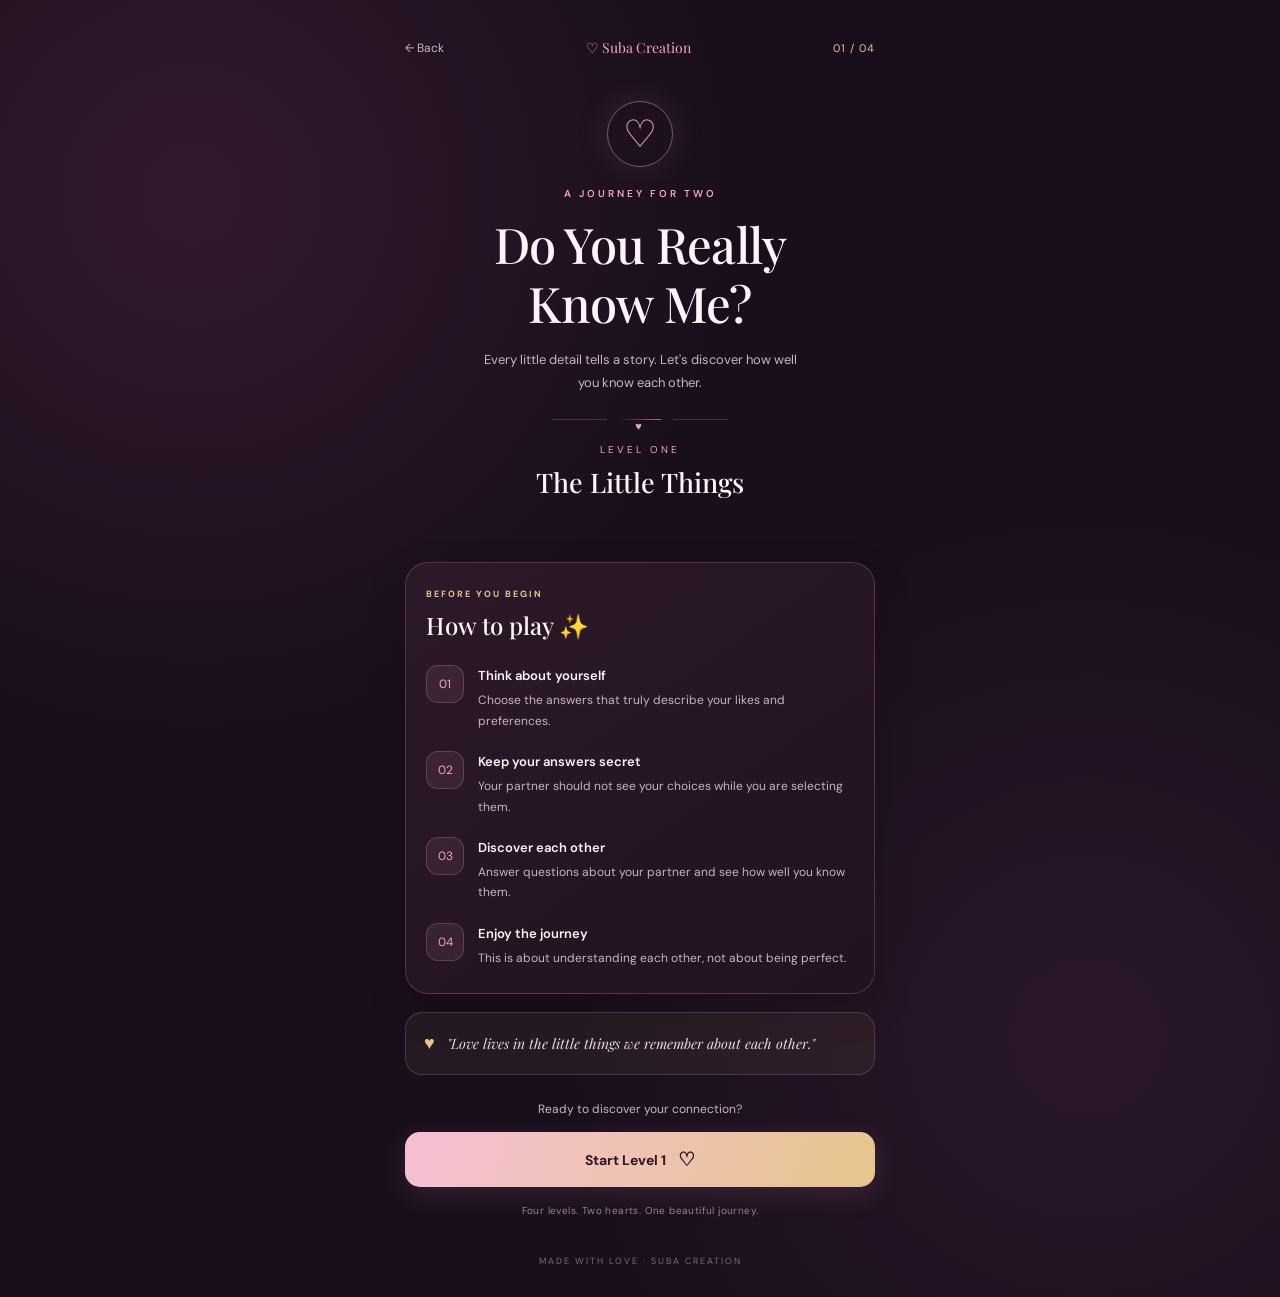
<file: level1.html>
<!DOCTYPE html>
<html lang="en">
<head>
  <meta charset="UTF-8">
  <meta name="viewport" content="width=device-width, initial-scale=1.0">
  <title>Level 1 | Suba Creation</title>
  <link rel="stylesheet" href="Style.css">
</head>
<body>

  <main class="page">

    <header class="topbar">
      <a href="index.html" class="back-link">← Back</a>
      <span class="brand">♡ Suba Creation</span>
      <span class="level-count">01 / 04</span>
    </header>

    <section class="hero">
      <div class="heart">♡</div>
      <p class="eyebrow">A JOURNEY FOR TWO</p>

      <h1>Do You Really<br>Know Me?</h1>

      <p class="subtitle">
        Every little detail tells a story.
        Let's discover how well you know each other.
      </p>

      <div class="love-line">
        <span></span>
        <span class="tiny-heart">♥</span>
        <span></span>
      </div>

      <p class="level-label">LEVEL ONE</p>
      <h2>The Little Things</h2>
    </section>

    <section class="instruction-card">
      <p class="card-label">BEFORE YOU BEGIN</p>
      <h3>How to play ✨</h3>

      <div class="step">
        <div class="step-number">01</div>
        <div>
          <h4>Think about yourself</h4>
          <p>Choose the answers that truly describe your likes and preferences.</p>
        </div>
      </div>

      <div class="step">
        <div class="step-number">02</div>
        <div>
          <h4>Keep your answers secret</h4>
          <p>Your partner should not see your choices while you are selecting them.</p>
        </div>
      </div>

      <div class="step">
        <div class="step-number">03</div>
        <div>
          <h4>Discover each other</h4>
          <p>Answer questions about your partner and see how well you know them.</p>
        </div>
      </div>

      <div class="step">
        <div class="step-number">04</div>
        <div>
          <h4>Enjoy the journey</h4>
          <p>This is about understanding each other, not about being perfect.</p>
        </div>
      </div>
    </section>

    <section class="note-card">
      <span class="note-heart">♥</span>
      <p>
        "Love lives in the little things we remember
        about each other."
      </p>
    </section>

    <section class="start-section">
      <p class="ready-text">Ready to discover your connection?</p>

      <button type="button" id="startBtn">
        Start Level 1 <span>♡</span>
      </button>

      <p class="bottom-note">
        Four levels. Two hearts. One beautiful journey.
      </p>
    </section>

    <footer>MADE WITH LOVE · SUBA CREATION</footer>

  </main>

  <script>
    const startButton = document.getElementById("startBtn");

    startButton.addEventListener("click", function () {
      window.location.href = "ques1.html";
    });
  </script>

</body>
</html>
</file>
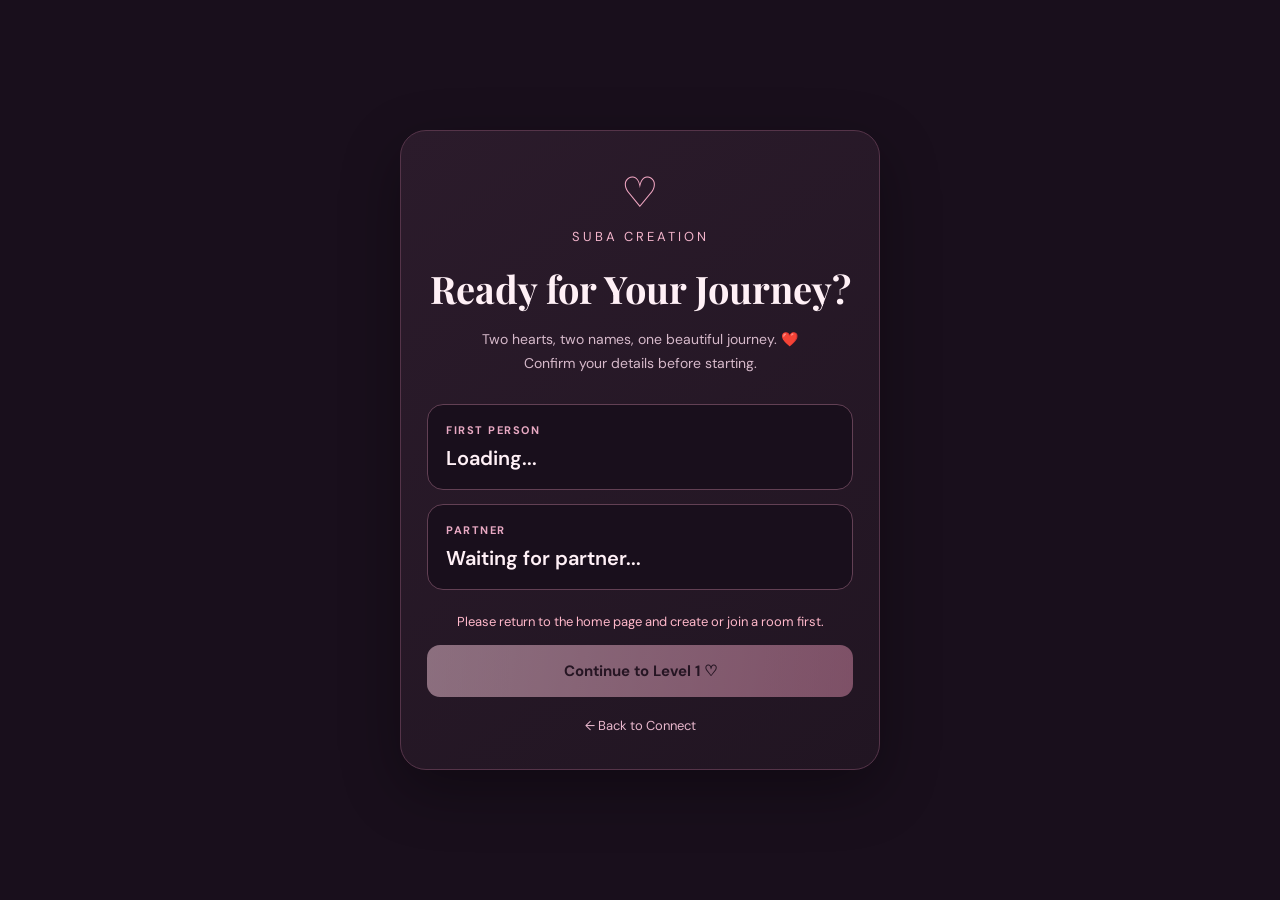
<file: register.html>
<!DOCTYPE html>
<html lang="en">
<head>
  <meta charset="UTF-8">
  <meta name="viewport" content="width=device-width, initial-scale=1.0">
  <meta name="theme-color" content="#190f1c">

  <title>Register | Suba Creation</title>

  <link rel="preconnect" href="https://fonts.googleapis.com">
  <link rel="preconnect" href="https://fonts.gstatic.com" crossorigin>
  <link href="https://fonts.googleapis.com/css2?family=DM+Sans:wght@400;500;600;700&family=Playfair+Display:wght@500;600;700&display=swap" rel="stylesheet">

  <style>
    * {
      box-sizing: border-box;
    }

    body {
      margin: 0;
      min-height: 100vh;
      padding: 24px 16px;
      display: flex;
      align-items: center;
      justify-content: center;
      background: #190f1c;
      color: #fff0f6;
      font-family: "DM Sans", sans-serif;
    }

    .register-container {
      width: 100%;
      max-width: 480px;
      padding: 34px 26px;
      text-align: center;
      border: 1px solid #553449;
      border-radius: 26px;
      background: linear-gradient(145deg, #2b1b2b, #211522);
      box-shadow: 0 20px 60px #0005;
    }

    .heart {
      color: #f3a8c4;
      font-size: 42px;
      margin-bottom: 8px;
    }

    .brand {
      margin: 0;
      color: #f3b4cb;
      letter-spacing: 3px;
      font-size: 13px;
      text-transform: uppercase;
    }

    h1 {
      font-family: "Playfair Display", serif;
      font-size: clamp(28px, 7vw, 38px);
      margin: 18px 0 10px;
    }

    .subtitle {
      color: #d6b9ca;
      line-height: 1.7;
      font-size: 14px;
      margin-bottom: 28px;
    }

    .person-card {
      padding: 18px;
      margin: 14px 0;
      text-align: left;
      border: 1px solid #624054;
      border-radius: 16px;
      background: #190f1c;
    }

    .person-label {
      margin: 0 0 8px;
      color: #e8a9c3;
      font-size: 11px;
      font-weight: 700;
      letter-spacing: 1.5px;
    }

    .person-name {
      margin: 0;
      overflow-wrap: anywhere;
      font-size: 20px;
      font-weight: 600;
    }

    .note {
      color: #d6b9ca;
      font-size: 12px;
      line-height: 1.6;
      margin: 22px 0;
    }

    button {
      width: 100%;
      padding: 16px;
      border: 0;
      border-radius: 13px;
      background: linear-gradient(100deg, #f2c6d7, #d98baa);
      color: #281523;
      font-size: 15px;
      font-weight: 700;
      cursor: pointer;
      font-family: inherit;
    }

    .back-link {
      display: inline-block;
      margin-top: 20px;
      color: #e9b8cd;
      font-size: 13px;
      text-decoration: none;
    }

    .message {
      color: #ffb8ca;
      font-size: 13px;
      line-height: 1.5;
    }
  </style>
</head>

<body>
  <main class="register-container">
    <div class="heart">♡</div>

    <p class="brand">Suba Creation</p>

    <h1>Ready for Your Journey?</h1>

    <p class="subtitle">
      Two hearts, two names, one beautiful journey. ❤️
      <br>Confirm your details before starting.
    </p>

    <section class="person-card">
      <p class="person-label">FIRST PERSON</p>
      <p class="person-name" id="yourName">Loading...</p>
    </section>

    <section class="person-card">
      <p class="person-label">PARTNER</p>
      <p class="person-name" id="partnerName">Waiting for partner...</p>
    </section>

    <p class="note" id="roomInfo"></p>

    <p class="message" id="statusMessage" role="status"></p>

    <button type="button" id="continueBtn">
      Continue to Level 1 ♡
    </button>

    <a class="back-link" href="index.html">← Back to Connect</a>
  </main>

  <script>
    const yourName = sessionStorage.getItem("yourName");
    const roomCode = sessionStorage.getItem("roomCode");
    const roomRole = sessionStorage.getItem("roomRole");

    const yourNameElement = document.getElementById("yourName");
    const partnerNameElement = document.getElementById("partnerName");
    const roomInfo = document.getElementById("roomInfo");
    const statusMessage = document.getElementById("statusMessage");
    const continueBtn = document.getElementById("continueBtn");

    if (!yourName || !roomCode) {
      statusMessage.textContent =
        "Please return to the home page and create or join a room first.";
      continueBtn.disabled = true;
      continueBtn.style.opacity = "0.5";
    } else {
      yourNameElement.textContent = yourName;
      roomInfo.textContent = "Room code: " + roomCode;

      if (roomRole === "host") {
        partnerNameElement.textContent = "Waiting for your partner to join";
      } else {
        partnerNameElement.textContent =
          "Your partner's name will appear when the room is connected.";
      }
    }

    continueBtn.addEventListener("click", () => {
      if (!yourName || !roomCode) {
        window.location.href = "index.html";
        return;
      }

      window.location.href = "level1.html";
    });
  </script>
</body>
</html>
</file>
<file: Style.css>
@import url('https://fonts.googleapis.com/css2?family=DM+Sans:wght@400;500;600;700&family=Playfair+Display:wght@400;500;600;700&display=swap');

* {
  margin: 0;
  padding: 0;
  box-sizing: border-box;
}

:root {
  --bg: #170d17;
  --card: #241522;
  --pink: #f1a6c5;
  --light: #fff3f8;
  --muted: #c5afbf;
  --gold: #e7c58d;
  --border: rgba(241, 166, 197, 0.18);
}

html {
  min-height: 100%;
  scroll-behavior: smooth;
}

body {
  min-height: 100vh;
  padding: 20px 14px 30px;
  background:
    radial-gradient(ellipse at top, #47203b 0%, transparent 48%),
    var(--bg);
  color: var(--light);
  font-family: 'DM Sans', sans-serif;
}

button,
input,
select,
textarea {
  font: inherit;
}

button {
  cursor: pointer;
  touch-action: manipulation;
}

.page {
  width: 100%;
  max-width: 470px;
  margin: 0 auto;
}

.topbar {
  display: flex;
  align-items: center;
  justify-content: space-between;
  gap: 8px;
  padding: 8px 0 22px;
}

.back-link {
  color: var(--muted);
  font-size: 12px;
  text-decoration: none;
}

.brand {
  color: var(--pink);
  font-family: 'Playfair Display', serif;
  font-size: 14px;
}

.level-count {
  color: var(--gold);
  font-size: 11px;
  letter-spacing: 1px;
}

.hero {
  text-align: center;
  padding: 22px 12px 28px;
}

.heart {
  display: grid;
  place-items: center;
  width: 66px;
  height: 66px;
  margin: 0 auto 20px;
  border: 1px solid rgba(241, 166, 197, 0.45);
  border-radius: 50%;
  color: var(--pink);
  font-size: 38px;
  box-shadow: 0 0 35px rgba(241, 166, 197, 0.12);
}

.eyebrow,
.card-label {
  color: var(--gold);
  font-size: 10px;
  font-weight: 700;
  letter-spacing: 3px;
}

h1 {
  margin-top: 14px;
  color: var(--light);
  font-family: 'Playfair Display', serif;
  font-size: clamp(34px, 9vw, 46px);
  font-weight: 500;
  line-height: 1.15;
}

.subtitle {
  max-width: 320px;
  margin: 15px auto 20px;
  color: var(--muted);
  font-size: 13px;
  line-height: 1.8;
}

.love-line {
  display: flex;
  align-items: center;
  justify-content: center;
  gap: 12px;
  margin: 23px 0;
}

.love-line span:not(.tiny-heart) {
  width: 55px;
  height: 1px;
  background: var(--border);
}

.tiny-heart {
  color: var(--pink);
  font-size: 11px;
}

.level-label {
  color: var(--pink);
  font-size: 10px;
  letter-spacing: 3px;
}

h2 {
  margin-top: 8px;
  color: var(--light);
  font-family: 'Playfair Display', serif;
  font-size: 27px;
  font-weight: 500;
}

.instruction-card {
  padding: 25px 20px;
  background: linear-gradient(145deg, #2c1929, #211320);
  border: 1px solid var(--border);
  border-radius: 23px;
  box-shadow: 0 15px 40px rgba(0, 0, 0, 0.16);
}

.card-label {
  font-size: 9px;
  letter-spacing: 2px;
}

h3 {
  margin: 9px 0 24px;
  font-family: 'Playfair Display', serif;
  font-size: 24px;
  font-weight: 500;
}

.step {
  display: flex;
  align-items: flex-start;
  gap: 14px;
  margin-top: 20px;
}

.step-number {
  display: grid;
  place-items: center;
  flex-shrink: 0;
  width: 38px;
  height: 38px;
  color: var(--pink);
  background: rgba(241, 166, 197, 0.09);
  border: 1px solid var(--border);
  border-radius: 12px;
  font-size: 12px;
}

.step h4 {
  margin: 2px 0 6px;
  color: var(--light);
  font-size: 13px;
  font-weight: 600;
}

.step p {
  color: var(--muted);
  font-size: 12px;
  line-height: 1.7;
}

.note-card {
  display: flex;
  align-items: flex-start;
  gap: 12px;
  margin-top: 18px;
  padding: 18px;
  background: rgba(231, 197, 141, 0.06);
  border: 1px solid rgba(231, 197, 141, 0.18);
  border-radius: 17px;
}

.note-heart {
  color: var(--gold);
  font-size: 18px;
}

.note-card p {
  color: #ead9e3;
  font-family: 'Playfair Display', serif;
  font-size: 14px;
  font-style: italic;
  line-height: 1.8;
}

.start-section {
  padding: 26px 0 10px;
  text-align: center;
}

.ready-text {
  margin-bottom: 15px;
  color: var(--muted);
  font-size: 12px;
}

#startBtn {
  display: flex;
  align-items: center;
  justify-content: center;
  gap: 12px;
  width: 100%;
  min-height: 54px;
  padding: 15px 20px;
  color: #321628;
  background: linear-gradient(110deg, #f6c0d5, #e7c58d);
  border: none;
  border-radius: 15px;
  font-family: 'DM Sans', sans-serif;
  font-size: 14px;
  font-weight: 700;
  box-shadow: 0 8px 28px rgba(241, 166, 197, 0.13);
  transition: transform 0.2s, filter 0.2s;
}

#startBtn:hover {
  filter: brightness(1.06);
  transform: translateY(-2px);
}

#startBtn span {
  font-size: 19px;
}

.bottom-note {
  margin-top: 17px;
  color: #9c8194;
  font-size: 10px;
  letter-spacing: 0.4px;
}

footer {
  padding-top: 28px;
  color: #80677a;
  font-size: 9px;
  letter-spacing: 2px;
  text-align: center;
}

@media (max-width: 360px) {
  body {
    padding-right: 10px;
    padding-left: 10px;
  }

  .instruction-card {
    padding: 21px 15px;
  }

  .brand {
    font-size: 12px;
  }
}

@media (min-width: 600px) {
  body {
    padding-top: 32px;
    padding-bottom: 32px;
  }
}

/* =====================================
   SUBA CREATION - A JOURNEY FOR TWO
   Premium Romantic Theme
===================================== */

* {
  margin: 0;
  padding: 0;
  box-sizing: border-box;
}

:root {
  --background: #190f1c;
  --background-light: #251526;
  --card: rgba(43, 27, 43, 0.92);
  --pink: #f3a5c5;
  --pink-light: #ffd6e6;
  --rose: #bd668d;
  --cream: #fff6f5;
  --muted: #c7b5c5;
  --border: rgba(243, 165, 197, 0.22);
  --shadow: 0 20px 60px rgba(0, 0, 0, 0.3);
}

html {
  scroll-behavior: smooth;
}

body {
  min-height: 100vh;
  padding: 30px 16px;
  font-family: "DM Sans", sans-serif;
  color: var(--cream);
  background:
    radial-gradient(
      circle at 15% 15%,
      rgba(142, 62, 111, 0.22),
      transparent 35%
    ),
    radial-gradient(
      circle at 85% 80%,
      rgba(113, 59, 101, 0.2),
      transparent 35%
    ),
    var(--background);
  -webkit-font-smoothing: antialiased;
}

button,
input,
textarea,
select {
  font: inherit;
}

button {
  -webkit-tap-highlight-color: transparent;
}

button:focus-visible,
input:focus-visible {
  outline: 2px solid var(--pink);
  outline-offset: 4px;
}

.app-screen {
  width: 100%;
  max-width: 510px;
  margin: 0 auto;
}

/* HEADER */

.app-header {
  text-align: center;
  margin-bottom: 35px;
}

.logo-heart {
  width: 48px;
  height: 48px;
  margin: 0 auto 10px;
  display: grid;
  place-items: center;
  border: 1px solid var(--border);
  border-radius: 50%;
  color: var(--pink-light);
  font-size: 30px;
  background: rgba(243, 165, 197, 0.07);
  box-shadow: 0 0 30px rgba(243, 165, 197, 0.08);
}

.brand-name {
  font-family: "Playfair Display", serif;
  font-size: 27px;
  font-weight: 600;
  letter-spacing: 0.4px;
  color: var(--cream);
}

.brand-subtitle {
  margin-top: 7px;
  color: var(--pink);
  font-size: 9px;
  letter-spacing: 4px;
}

/* HERO SECTION */

.hero {
  text-align: center;
  margin-bottom: 34px;
}

.heart-art {
  display: flex;
  justify-content: center;
  align-items: center;
  gap: 13px;
  margin-bottom: 25px;
  color: var(--pink);
}

.heart-art span {
  font-size: 29px;
  opacity: 0.75;
  animation: floatHeart 3s ease-in-out infinite;
}

.heart-art strong {
  font-size: 48px;
  color: var(--pink-light);
  text-shadow: 0 0 28px rgba(243, 165, 197, 0.3);
  animation: heartbeat 2s ease-in-out infinite;
}

.eyebrow {
  margin-bottom: 15px;
  color: var(--pink);
  font-size: 10px;
  font-weight: 600;
  letter-spacing: 3px;
}

.hero h1 {
  font-family: "Playfair Display", serif;
  font-size: clamp(36px, 8vw, 49px);
  font-weight: 500;
  line-height: 1.2;
  letter-spacing: -0.7px;
}

.hero h1 span {
  color: var(--pink);
  font-style: italic;
}

.hero-text {
  margin-top: 17px;
  color: var(--muted);
  font-size: 13px;
  line-height: 1.9;
}

.love-line {
  display: flex;
  justify-content: center;
  align-items: center;
  gap: 12px;
  margin-top: 25px;
  color: var(--pink-light);
  font-size: 9px;
  letter-spacing: 3px;
}

.love-line span {
  width: 42px;
  height: 1px;
  background: linear-gradient(
    90deg,
    transparent,
    var(--rose)
  );
}

.love-line span:last-child {
  transform: rotate(180deg);
}

/* CONNECT CARD */

.connect-card {
  padding: 30px 25px;
  border: 1px solid var(--border);
  border-radius: 24px;
  background: var(--card);
  box-shadow: var(--shadow);
  backdrop-filter: blur(14px);
  -webkit-backdrop-filter: blur(14px);
}

.card-heading {
  text-align: center;
  margin-bottom: 30px;
}

.mini-heart {
  margin-bottom: 8px;
  color: var(--pink);
  font-size: 27px;
}

.card-heading h2 {
  font-family: "Playfair Display", serif;
  font-size: 25px;
  font-weight: 500;
}

.card-heading p {
  margin-top: 9px;
  color: var(--muted);
  font-size: 12px;
}

/* LABELS AND INPUTS */

.connect-card label {
  display: block;
  margin: 20px 0 10px;
  color: var(--pink-light);
  font-size: 10px;
  font-weight: 700;
  letter-spacing: 1.8px;
}

.connect-card input {
  width: 100%;
  min-height: 51px;
  padding: 14px 16px;
  border: 1px solid rgba(243, 165, 197, 0.2);
  border-radius: 12px;
  outline: none;
  color: var(--cream);
  background: rgba(15, 9, 17, 0.55);
  font-size: 14px;
  transition:
    border-color 0.25s,
    box-shadow 0.25s,
    background 0.25s;
}

.connect-card input::placeholder {
  color: #958394;
}

.connect-card input:focus {
  border-color: var(--pink);
  background: rgba(15, 9, 17, 0.8);
  box-shadow: 0 0 0 3px rgba(243, 165, 197, 0.08);
}

#roomCode {
  text-transform: uppercase;
  letter-spacing: 3px;
}

/* BUTTONS */

.btn {
  width: 100%;
  min-height: 51px;
  display: flex;
  justify-content: center;
  align-items: center;
  gap: 10px;
  margin-top: 14px;
  padding: 14px 17px;
  border: 1px solid transparent;
  border-radius: 12px;
  cursor: pointer;
  font-size: 13px;
  font-weight: 700;
  transition:
    transform 0.2s ease,
    box-shadow 0.2s ease,
    background 0.2s ease,
    opacity 0.2s ease;
}

.btn-primary {
  color: #291522;
  background: linear-gradient(
    135deg,
    #ffd6e6,
    #ed9fc1
  );
  box-shadow: 0 7px 24px rgba(189, 102, 141, 0.15);
}

.btn-secondary {
  color: var(--pink-light);
  border-color: rgba(243, 165, 197, 0.3);
  background: rgba(243, 165, 197, 0.06);
}

.btn:hover:not(:disabled) {
  transform: translateY(-2px);
}

.btn-primary:hover:not(:disabled) {
  box-shadow: 0 10px 30px rgba(189, 102, 141, 0.28);
  background: linear-gradient(
    135deg,
    #ffe5ee,
    #f3a5c5
  );
}

.btn-secondary:hover:not(:disabled) {
  border-color: var(--pink);
  background: rgba(243, 165, 197, 0.12);
}

.btn:active:not(:disabled) {
  transform: scale(0.98);
}

.btn:disabled {
  opacity: 0.55;
  cursor: not-allowed;
}

.arrow {
  font-size: 18px;
}

/* DIVIDER */

.divider-text {
  display: flex;
  align-items: center;
  gap: 12px;
  margin: 27px 0 7px;
  color: #b8a3b6;
  font-size: 9px;
  letter-spacing: 1.7px;
  white-space: nowrap;
}

.divider-text::before,
.divider-text::after {
  content: "";
  flex: 1;
  height: 1px;
  background: var(--border);
}

/* ROOM PANEL */

.room-panel {
  margin-top: 26px;
  padding: 22px 18px;
  border: 1px solid rgba(243, 165, 197, 0.28);
  border-radius: 18px;
  text-align: center;
  background: rgba(243, 165, 197, 0.055);
  animation: fadeIn 0.4s ease;
}

.room-panel[hidden] {
  display: none !important;
}

.room-label {
  color: var(--pink);
  font-size: 10px;
  font-weight: 700;
  letter-spacing: 2.5px;
}

.generated-code {
  margin: 14px 0;
  color: var(--pink-light);
  font-family: "DM Sans", sans-serif;
  font-size: clamp(32px, 9vw, 42px);
  font-weight: 700;
  letter-spacing: 8px;
  overflow-wrap: anywhere;
  text-shadow: 0 0 25px rgba(243, 165, 197, 0.18);
}

.room-description {
  margin: 10px 0 18px;
  color: var(--muted);
  font-size: 12px;
  line-height: 1.7;
}

/* STATUS MESSAGE */

.status {
  min-height: 20px;
  margin-top: 18px;
  color: var(--pink-light);
  font-size: 12px;
  line-height: 1.7;
  text-align: center;
  overflow-wrap: anywhere;
}

.status.error {
  color: #ff9baf;
}

/* FOOTER */

.app-footer {
  padding: 28px 10px 10px;
  text-align: center;
}

.app-footer p {
  color: #d6c1d2;
  font-size: 11px;
}

.app-footer p span {
  color: var(--pink);
}

.app-footer small {
  display: block;
  margin-top: 8px;
  color: #907d90;
  font-size: 10px;
}

/* ANIMATIONS */

@keyframes heartbeat {
  0%, 100% {
    transform: scale(1);
  }

  50% {
    transform: scale(1.08);
  }
}

@keyframes floatHeart {
  0%, 100% {
    transform: translateY(0);
  }

  50% {
    transform: translateY(-5px);
  }
}

@keyframes fadeIn {
  from {
    opacity: 0;
    transform: translateY(8px);
  }

  to {
    opacity: 1;
    transform: translateY(0);
  }
}

/* MOBILE RESPONSIVE */

@media (max-width: 480px) {
  body {
    padding: 22px 13px;
  }

  .app-header {
    margin-bottom: 29px;
  }

  .brand-name {
    font-size: 25px;
  }

  .hero {
    margin-bottom: 27px;
  }

  .hero h1 {
    font-size: 37px;
  }

  .connect-card {
    padding: 25px 18px;
    border-radius: 20px;
  }

  .card-heading h2 {
    font-size: 23px;
  }

  .generated-code {
    letter-spacing: 5px;
  }
}

/* ACCESSIBILITY */

@media (prefers-reduced-motion: reduce) {
  *,
  *::before,
  *::after {
    scroll-behavior: auto !important;
    animation-duration: 0.01ms !important;
    animation-iteration-count: 1 !important;
    transition-duration: 0.01ms !important;
  }
}
</file>
